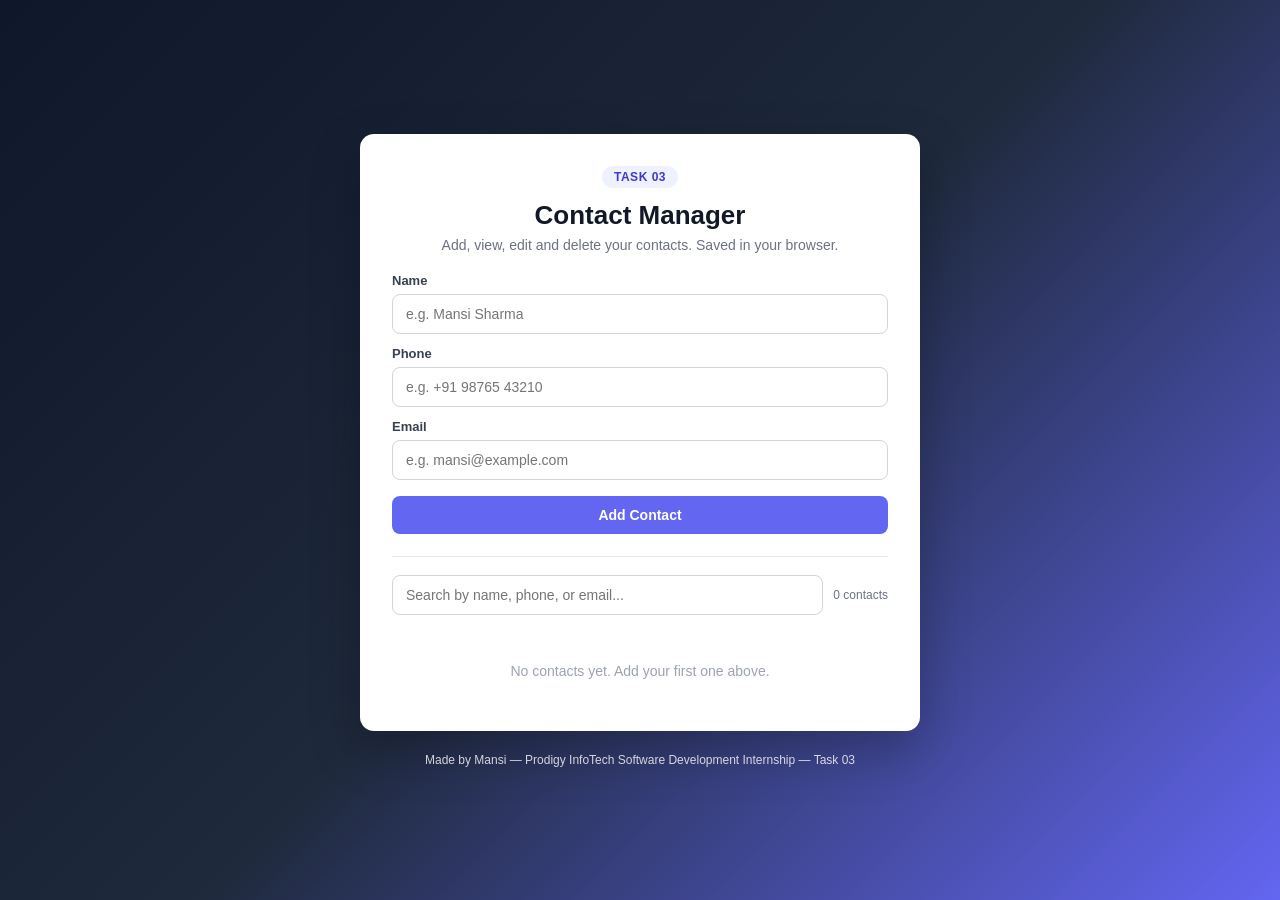
<file: index.html>
<!DOCTYPE html>
<html lang="en">
<head>
<meta charset="UTF-8" />
<meta name="viewport" content="width=device-width, initial-scale=1.0" />
<title>Contact Manager | Prodigy InfoTech Task 03</title>
<meta name="description" content="A simple contact management system - Prodigy InfoTech Task 03 by Mansi." />
<style>
  * { box-sizing: border-box; }
  body {
    margin: 0; min-height: 100vh;
    background: linear-gradient(135deg, #0f172a 0%, #1e293b 50%, #6366f1 100%);
    display: flex; flex-direction: column; align-items: center; justify-content: center;
    padding: 24px;
    font-family: -apple-system, BlinkMacSystemFont, "Segoe UI", Roboto, sans-serif;
    color: #1f2937;
  }
  .card {
    background: #fff; border-radius: 14px; padding: 32px;
    width: 100%; max-width: 560px;
    box-shadow: 0 20px 50px rgba(0,0,0,0.25);
  }
  .header { text-align: center; margin-bottom: 20px; }
  .badge {
    display: inline-block; background: #eef2ff; color: #4338ca;
    padding: 4px 12px; border-radius: 999px;
    font-size: 12px; font-weight: 600; letter-spacing: 0.5px; text-transform: uppercase;
  }
  .header h1 { margin: 12px 0 6px; font-size: 26px; color: #111827; }
  .subtitle { margin: 0; color: #6b7280; font-size: 14px; }
  .form { display: flex; flex-direction: column; gap: 12px; }
  .field label { display: block; font-size: 13px; font-weight: 600; color: #374151; margin-bottom: 6px; }
  .field input, .toolbar input {
    width: 100%; padding: 11px 13px; font-size: 14px;
    border: 1px solid #d1d5db; border-radius: 8px; outline: none;
    transition: border 0.15s, box-shadow 0.15s;
  }
  .field input:focus, .toolbar input:focus {
    border-color: #6366f1; box-shadow: 0 0 0 3px rgba(99,102,241,0.15);
  }
  .actions { display: flex; gap: 10px; margin-top: 4px; }
  .btn {
    flex: 1; padding: 11px; font-size: 14px; font-weight: 600;
    border-radius: 8px; border: none; cursor: pointer;
    transition: background 0.15s, transform 0.05s;
  }
  .btn:active { transform: translateY(1px); }
  .btn.primary { background: #6366f1; color: #fff; }
  .btn.primary:hover { background: #4f46e5; }
  .btn.ghost { background: #f3f4f6; color: #374151; }
  .btn.ghost:hover { background: #e5e7eb; }
  .btn.small { flex: 0 0 auto; padding: 6px 12px; font-size: 13px; }
  .btn.danger { background: #fef2f2; color: #b91c1c; }
  .btn.danger:hover { background: #fee2e2; }
  .error {
    padding: 10px 12px; background: #fef2f2; color: #b91c1c;
    border: 1px solid #fecaca; border-radius: 8px; font-size: 13px;
  }
  .toolbar {
    margin-top: 22px; padding-top: 18px; border-top: 1px solid #e5e7eb;
    display: flex; align-items: center; gap: 10px;
  }
  .count { font-size: 12px; color: #6b7280; white-space: nowrap; }
  .list { list-style: none; padding: 0; margin: 14px 0 0; display: flex; flex-direction: column; gap: 8px; }
  .item {
    background: #f9fafb; border: 1px solid #e5e7eb; border-radius: 10px;
    padding: 12px 14px; display: flex; align-items: center; gap: 12px;
  }
  .avatar {
    width: 38px; height: 38px; border-radius: 50%;
    background: #6366f1; color: #fff;
    display: flex; align-items: center; justify-content: center;
    font-weight: 700; font-size: 14px; flex-shrink: 0;
  }
  .info { flex: 1; min-width: 0; }
  .info .name { font-weight: 600; color: #111827; font-size: 14px; }
  .info .meta { font-size: 12px; color: #6b7280; margin-top: 2px; word-break: break-all; }
  .row-actions { display: flex; gap: 6px; }
  .empty { margin-top: 14px; text-align: center; padding: 20px; color: #9ca3af; font-size: 14px; }
  .footer { margin-top: 22px; color: rgba(255,255,255,0.8); font-size: 12px; text-align: center; }
  @media (max-width: 480px) {
    .card { padding: 22px; }
    .item { flex-wrap: wrap; }
    .row-actions { width: 100%; }
    .row-actions .btn { flex: 1; }
  }
</style>
</head>
<body>
  <div class="card">
    <div class="header">
      <span class="badge">Task 03</span>
      <h1>Contact Manager</h1>
      <p class="subtitle">Add, view, edit and delete your contacts. Saved in your browser.</p>
    </div>

    <form id="contactForm" class="form" novalidate>
      <div class="field">
        <label for="name">Name</label>
        <input type="text" id="name" placeholder="e.g. Mansi Sharma" />
      </div>
      <div class="field">
        <label for="phone">Phone</label>
        <input type="tel" id="phone" placeholder="e.g. +91 98765 43210" />
      </div>
      <div class="field">
        <label for="email">Email</label>
        <input type="email" id="email" placeholder="e.g. mansi@example.com" />
      </div>

      <div id="error" class="error" style="display:none;"></div>

      <div class="actions">
        <button type="submit" id="submitBtn" class="btn primary">Add Contact</button>
        <button type="button" id="cancelBtn" class="btn ghost" style="display:none;">Cancel</button>
      </div>
    </form>

    <div class="toolbar">
      <input type="text" id="search" placeholder="Search by name, phone, or email..." />
      <span class="count" id="count">0 contacts</span>
    </div>

    <ul id="list" class="list"></ul>
    <div id="empty" class="empty">No contacts yet. Add your first one above.</div>
  </div>

  <footer class="footer">Made by Mansi — Prodigy InfoTech Software Development Internship — Task 03</footer>

<script>
  const STORAGE_KEY = "task03_contacts";
  let contacts = [];
  let editId = null;

  const $ = (id) => document.getElementById(id);
  const form = $("contactForm"), nameI = $("name"), phoneI = $("phone"), emailI = $("email");
  const errorEl = $("error"), submitBtn = $("submitBtn"), cancelBtn = $("cancelBtn");
  const searchI = $("search"), countEl = $("count"), listEl = $("list"), emptyEl = $("empty");

  const isValidEmail = (e) => /^[^\s@]+@[^\s@]+\.[^\s@]+$/.test(e);
  const isValidPhone = (p) => { const d = p.replace(/[^0-9]/g, ""); return d.length >= 7 && d.length <= 15; };
  const getInitials = (n) => n.split(" ").filter(Boolean).slice(0,2).map(p => p[0].toUpperCase()).join("");
  const escapeHtml = (s) => s.replace(/[&<>"']/g, c => ({"&":"&amp;","<":"&lt;",">":"&gt;",'"':"&quot;","'":"&#39;"}[c]));

  function load() {
    try { contacts = JSON.parse(localStorage.getItem(STORAGE_KEY)) || []; } catch { contacts = []; }
  }
  function save() { localStorage.setItem(STORAGE_KEY, JSON.stringify(contacts)); }

  function showError(msg) { errorEl.textContent = msg; errorEl.style.display = msg ? "block" : "none"; }

  function resetForm() {
    editId = null;
    nameI.value = phoneI.value = emailI.value = "";
    submitBtn.textContent = "Add Contact";
    cancelBtn.style.display = "none";
    showError("");
  }

  function render() {
    const term = searchI.value.trim().toLowerCase();
    const filtered = contacts
      .filter(c => !term || c.name.toLowerCase().includes(term) || c.phone.toLowerCase().includes(term) || c.email.toLowerCase().includes(term))
      .sort((a,b) => a.name.localeCompare(b.name));

    countEl.textContent = contacts.length + " " + (contacts.length === 1 ? "contact" : "contacts");

    if (filtered.length === 0) {
      listEl.innerHTML = "";
      emptyEl.style.display = "block";
      emptyEl.textContent = contacts.length === 0 ? "No contacts yet. Add your first one above." : "No contacts match your search.";
      return;
    }
    emptyEl.style.display = "none";
    listEl.innerHTML = filtered.map(c => `
      <li class="item">
        <div class="avatar">${escapeHtml(getInitials(c.name))}</div>
        <div class="info">
          <div class="name">${escapeHtml(c.name)}</div>
          <div class="meta">${escapeHtml(c.phone)} • ${escapeHtml(c.email)}</div>
        </div>
        <div class="row-actions">
          <button class="btn ghost small" data-edit="${c.id}">Edit</button>
          <button class="btn danger small" data-del="${c.id}">Delete</button>
        </div>
      </li>
    `).join("");
  }

  form.addEventListener("submit", (e) => {
    e.preventDefault();
    showError("");
    const n = nameI.value.trim(), p = phoneI.value.trim(), em = emailI.value.trim();
    if (!n || !p || !em) return showError("All fields are required.");
    if (!isValidPhone(p)) return showError("Please enter a valid phone number (7-15 digits).");
    if (!isValidEmail(em)) return showError("Please enter a valid email address.");
    if (editId) {
      contacts = contacts.map(c => c.id === editId ? { ...c, name: n, phone: p, email: em } : c);
    } else {
      contacts.push({ id: Date.now().toString(), name: n, phone: p, email: em });
    }
    save(); resetForm(); render();
  });

  cancelBtn.addEventListener("click", resetForm);
  searchI.addEventListener("input", render);

  listEl.addEventListener("click", (e) => {
    const t = e.target;
    if (!(t instanceof HTMLElement)) return;
    const editID = t.getAttribute("data-edit");
    const delID = t.getAttribute("data-del");
    if (editID) {
      const c = contacts.find(x => x.id === editID);
      if (!c) return;
      editId = c.id;
      nameI.value = c.name; phoneI.value = c.phone; emailI.value = c.email;
      submitBtn.textContent = "Save Changes";
      cancelBtn.style.display = "inline-block";
      window.scrollTo({ top: 0, behavior: "smooth" });
    } else if (delID) {
      const c = contacts.find(x => x.id === delID);
      if (!c) return;
      if (!confirm(`Delete contact "${c.name}"?`)) return;
      contacts = contacts.filter(x => x.id !== delID);
      if (editId === delID) resetForm();
      save(); render();
    }
  });

  load(); render();
</script>
</body>
</html>
</file>
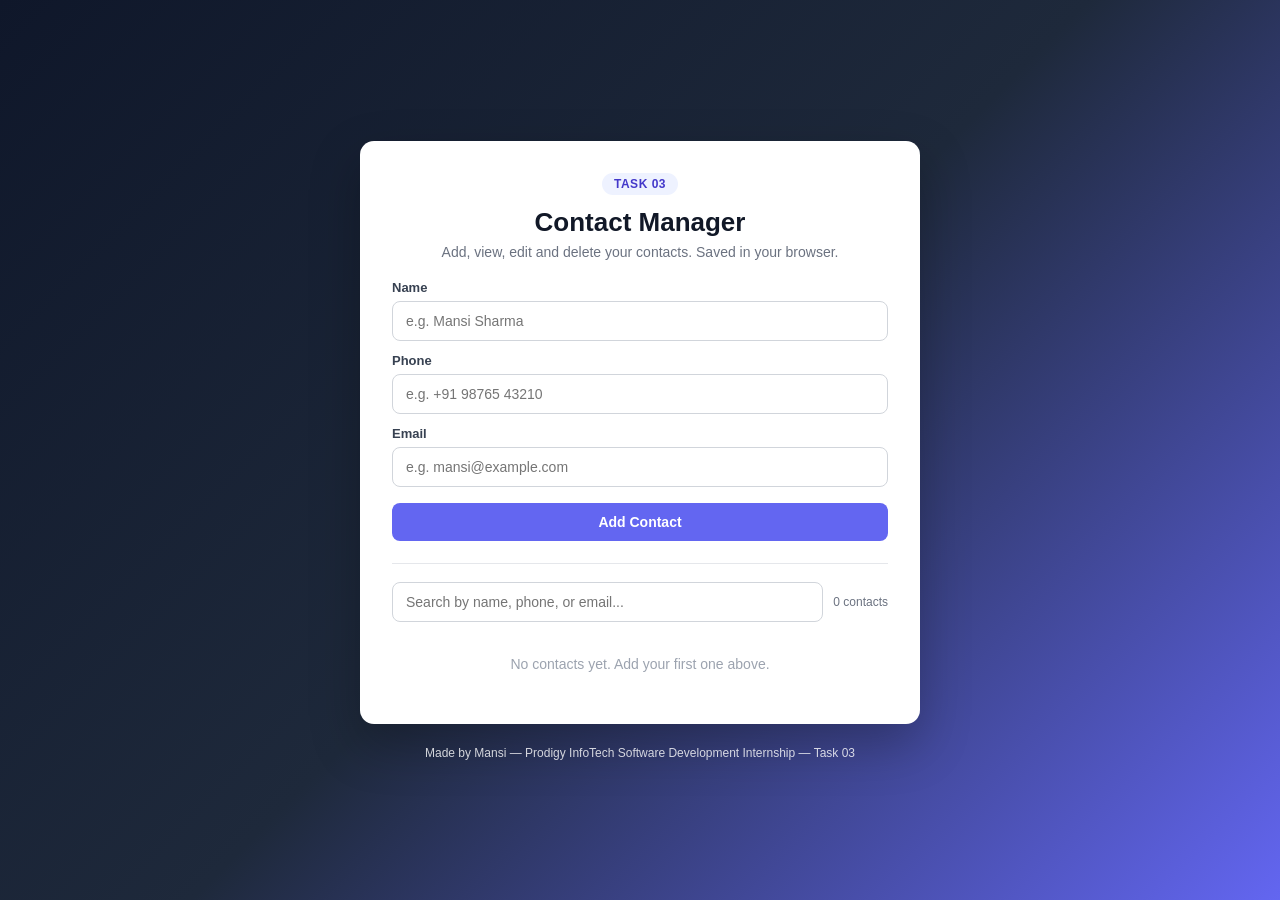
<file: web/index.html>
<!DOCTYPE html>
<html lang="en">
<head>
  <meta charset="UTF-8" />
  <meta name="viewport" content="width=device-width, initial-scale=1.0" />
  <title>Contact Manager | Task 03</title>
  <link rel="stylesheet" href="styles.css" />
</head>
<body>
  <div class="page">
    <div class="card">
      <div class="header">
        <span class="badge">Task 03</span>
        <h1>Contact Manager</h1>
        <p class="subtitle">Add, view, edit and delete your contacts. Saved in your browser.</p>
      </div>

      <form id="contact-form" class="form">
        <input type="hidden" id="edit-id" value="" />
        <div class="field">
          <label for="name">Name</label>
          <input type="text" id="name" placeholder="e.g. Mansi Sharma" required />
        </div>
        <div class="field">
          <label for="phone">Phone</label>
          <input type="tel" id="phone" placeholder="e.g. +91 98765 43210" required />
        </div>
        <div class="field">
          <label for="email">Email</label>
          <input type="email" id="email" placeholder="e.g. mansi@example.com" required />
        </div>
        <div id="error" class="error" style="display:none"></div>
        <div class="actions">
          <button type="submit" id="submit-btn" class="btn primary">Add Contact</button>
          <button type="button" id="cancel-btn" class="btn ghost" style="display:none">Cancel</button>
        </div>
      </form>

      <div class="toolbar">
        <input type="text" id="search" placeholder="Search by name, phone, or email..." />
        <span id="count" class="count">0 contacts</span>
      </div>

      <ul id="contact-list" class="list"></ul>
      <div id="empty" class="empty">No contacts yet. Add your first one above.</div>
    </div>

    <footer class="footer">Made by Mansi — Prodigy InfoTech Software Development Internship — Task 03</footer>
  </div>

  <script src="script.js"></script>
</body>
</html>
</file>
<file: web/styles.css>
* { box-sizing: border-box; }
body { margin: 0; font-family: -apple-system, BlinkMacSystemFont, "Segoe UI", Roboto, sans-serif; color: #1f2937; }

.page {
  min-height: 100vh;
  background: linear-gradient(135deg, #0f172a 0%, #1e293b 50%, #6366f1 100%);
  display: flex; flex-direction: column; align-items: center; justify-content: center;
  padding: 24px;
}

.card {
  background: #ffffff;
  border-radius: 14px;
  padding: 32px;
  width: 100%;
  max-width: 560px;
  box-shadow: 0 20px 50px rgba(0, 0, 0, 0.25);
}

.header { text-align: center; margin-bottom: 20px; }
.badge {
  display: inline-block; background: #eef2ff; color: #4338ca;
  padding: 4px 12px; border-radius: 999px;
  font-size: 12px; font-weight: 600; letter-spacing: 0.5px; text-transform: uppercase;
}
.header h1 { margin: 12px 0 6px; font-size: 26px; color: #111827; }
.subtitle { margin: 0; color: #6b7280; font-size: 14px; }

.form { display: flex; flex-direction: column; gap: 12px; }
.field label { display: block; font-size: 13px; font-weight: 600; color: #374151; margin-bottom: 6px; }
.field input, #search {
  width: 100%; padding: 11px 13px; font-size: 14px;
  border: 1px solid #d1d5db; border-radius: 8px; outline: none;
  transition: border 0.15s, box-shadow 0.15s;
}
.field input:focus, #search:focus {
  border-color: #6366f1;
  box-shadow: 0 0 0 3px rgba(99, 102, 241, 0.15);
}

.actions { display: flex; gap: 10px; margin-top: 4px; }
.btn {
  flex: 1; padding: 11px; font-size: 14px; font-weight: 600;
  border-radius: 8px; border: none; cursor: pointer;
  transition: opacity 0.15s, transform 0.05s, background 0.15s;
}
.btn:active { transform: translateY(1px); }
.btn.primary { background: #6366f1; color: #fff; }
.btn.primary:hover { background: #4f46e5; }
.btn.ghost { background: #f3f4f6; color: #374151; }
.btn.ghost:hover { background: #e5e7eb; }
.btn.small { flex: 0 0 auto; padding: 6px 12px; font-size: 13px; }
.btn.danger { background: #fef2f2; color: #b91c1c; }
.btn.danger:hover { background: #fee2e2; }

.error {
  margin-top: 4px; padding: 10px 12px;
  background: #fef2f2; color: #b91c1c; border: 1px solid #fecaca;
  border-radius: 8px; font-size: 13px;
}

.toolbar {
  margin-top: 22px; padding-top: 18px; border-top: 1px solid #e5e7eb;
  display: flex; align-items: center; gap: 10px;
}
.count { font-size: 12px; color: #6b7280; white-space: nowrap; }

.list { list-style: none; padding: 0; margin: 14px 0 0; display: flex; flex-direction: column; gap: 8px; }
.item {
  background: #f9fafb; border: 1px solid #e5e7eb; border-radius: 10px;
  padding: 12px 14px; display: flex; align-items: center; gap: 12px;
}
.avatar {
  width: 38px; height: 38px; border-radius: 50%;
  background: #6366f1; color: #fff;
  display: flex; align-items: center; justify-content: center;
  font-weight: 700; font-size: 14px; flex-shrink: 0;
}
.info { flex: 1; min-width: 0; }
.info .name { font-weight: 600; color: #111827; font-size: 14px; }
.info .meta { font-size: 12px; color: #6b7280; margin-top: 2px; word-break: break-all; }
.row-actions { display: flex; gap: 6px; }

.empty {
  text-align: center; padding: 20px; color: #9ca3af; font-size: 14px;
}

.footer { margin-top: 22px; color: rgba(255, 255, 255, 0.8); font-size: 12px; text-align: center; }

@media (max-width: 480px) {
  .card { padding: 22px; }
  .item { flex-wrap: wrap; }
  .row-actions { width: 100%; }
  .row-actions .btn { flex: 1; }
}
</file>
